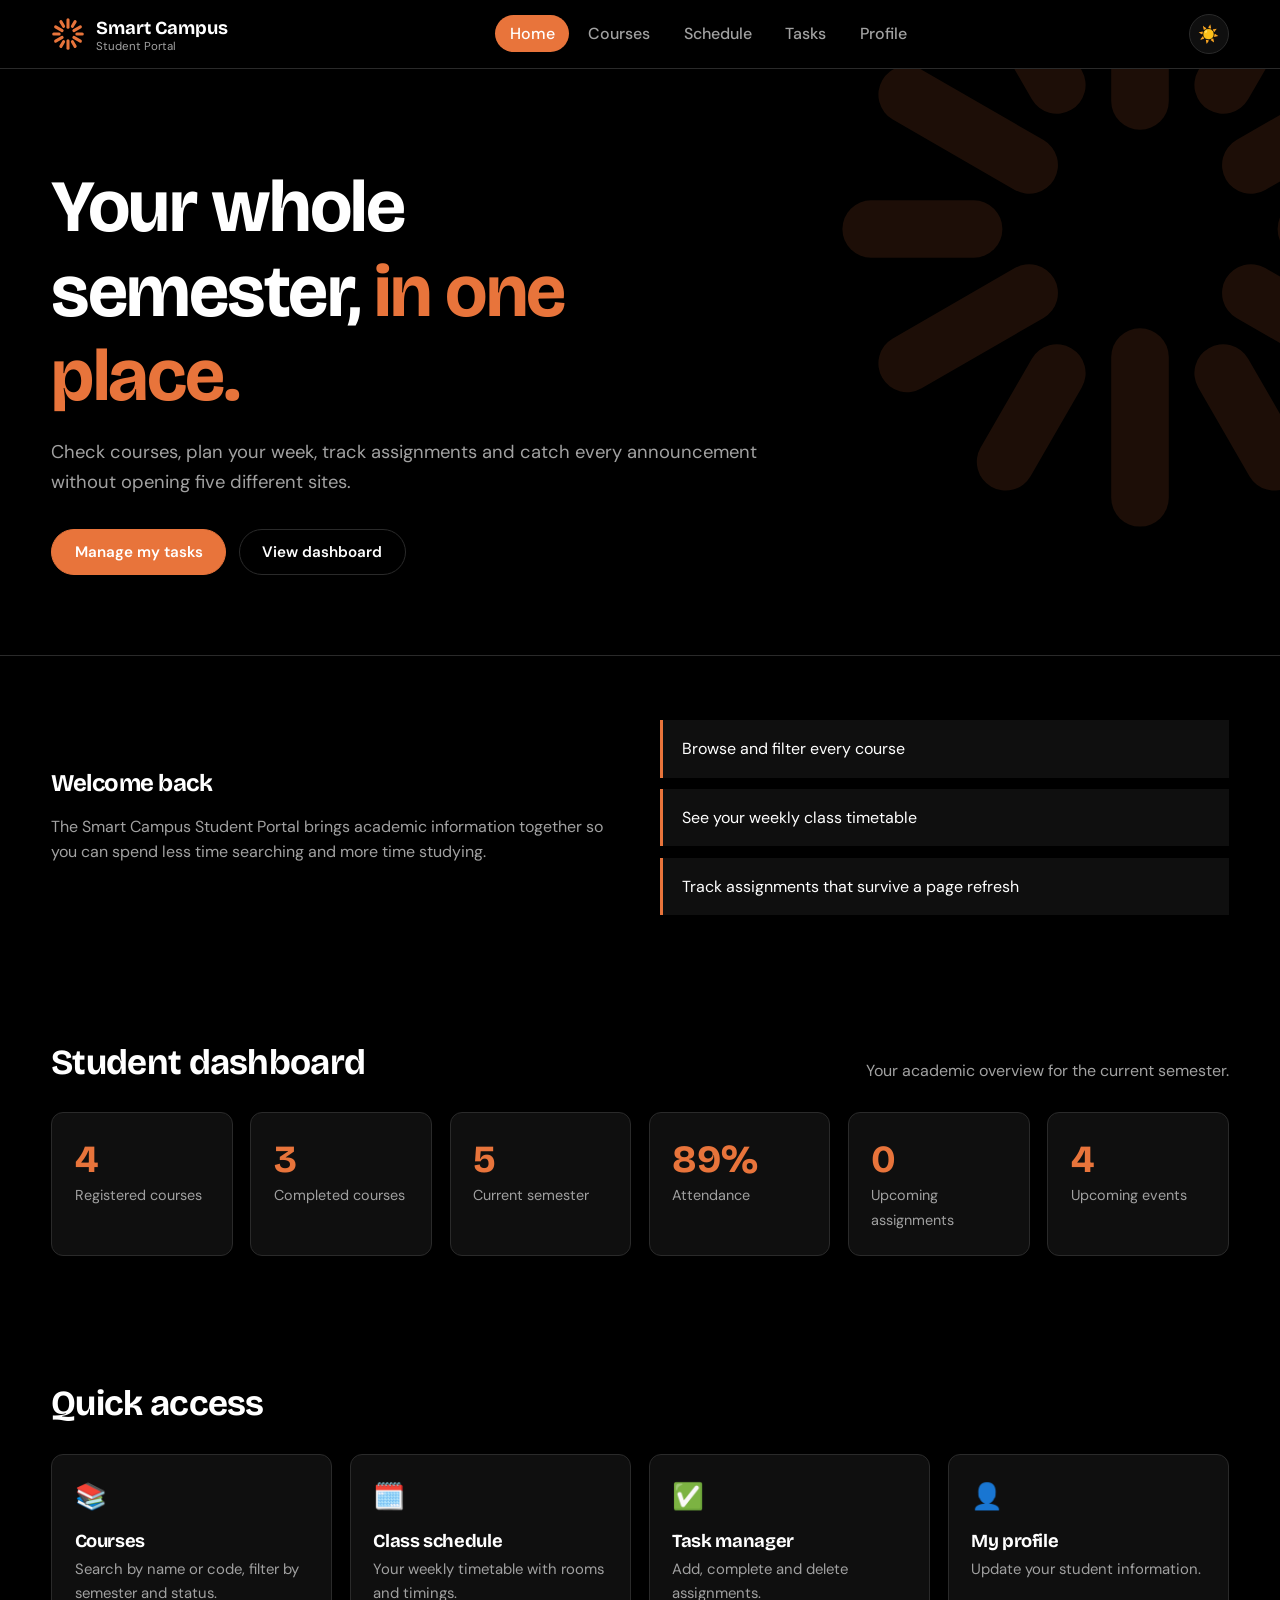
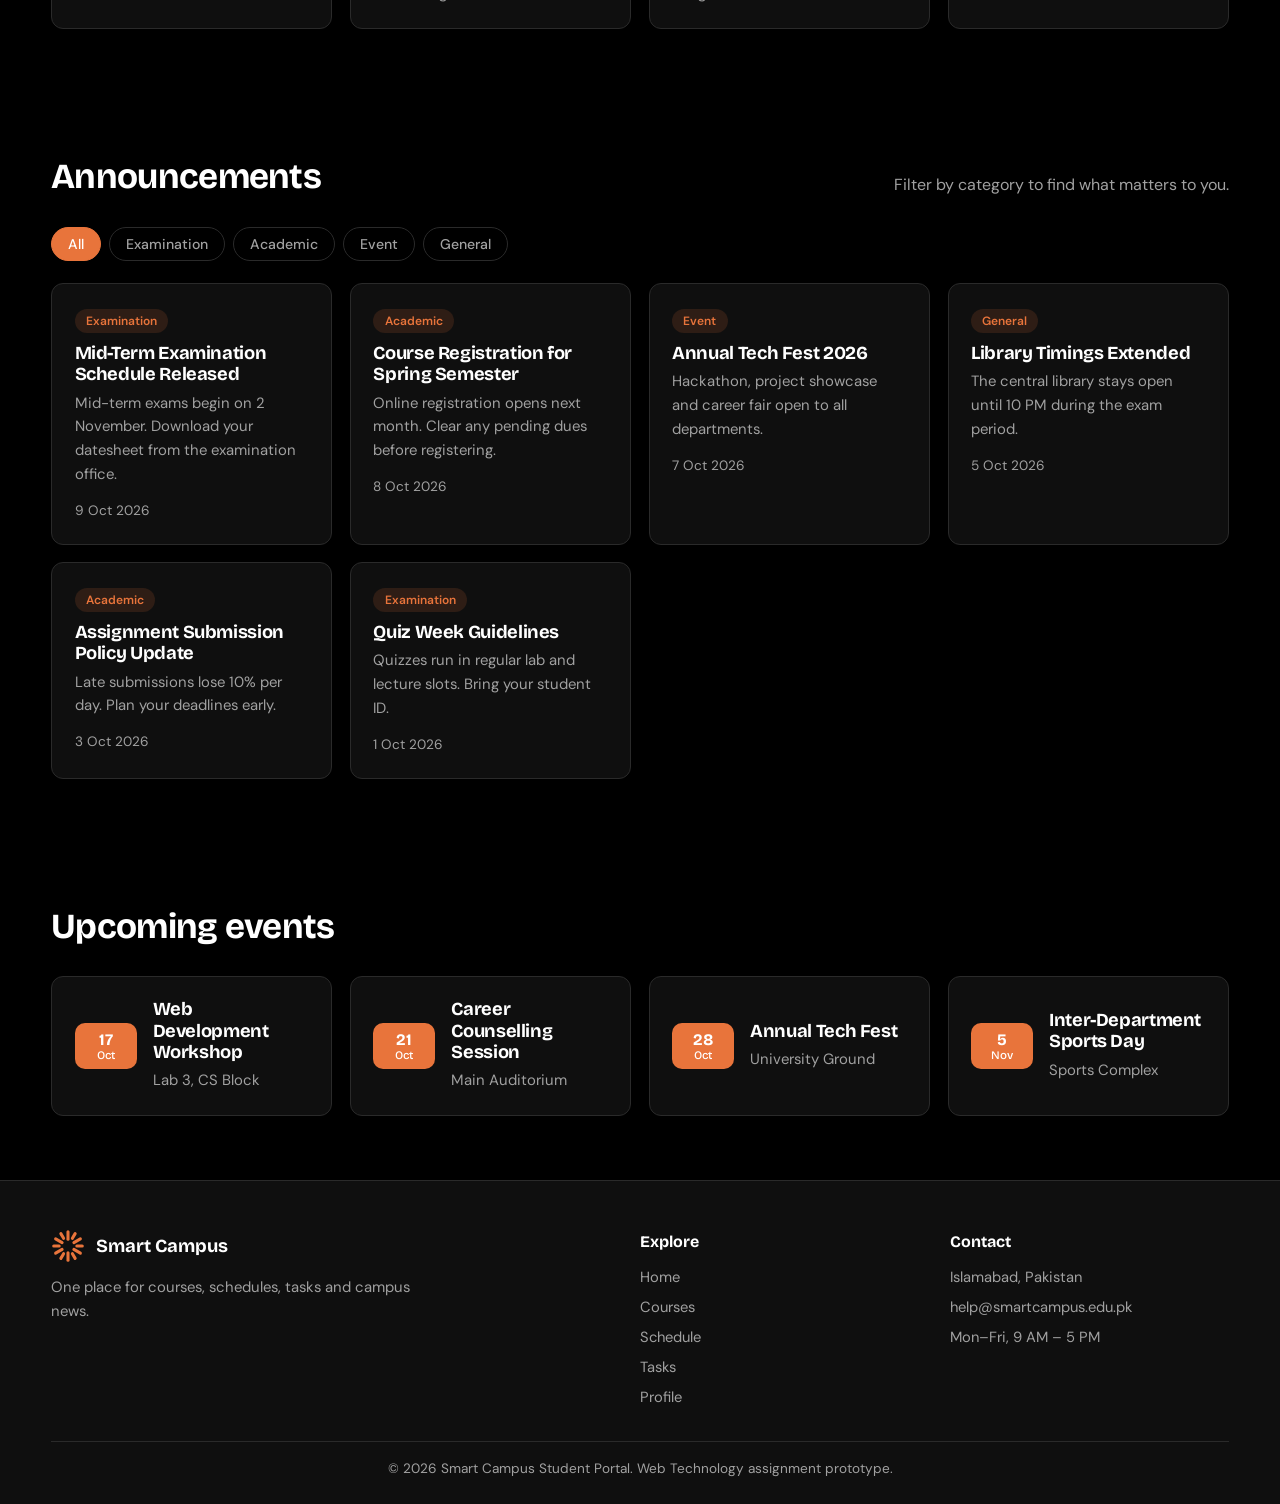
<file: index.html>
<!DOCTYPE html>
<html lang="en">
<head>
<meta charset="UTF-8">
<meta name="viewport" content="width=device-width, initial-scale=1">
<title>Home | Smart Campus Portal</title>
<meta name="description" content="One place for courses, schedules, tasks and announcements.">
<link rel="icon" href="images/logo.svg" type="image/svg+xml">
<link rel="preconnect" href="https://fonts.googleapis.com">
<link href="https://fonts.googleapis.com/css2?family=Bricolage+Grotesque:wght@500;700&family=DM+Sans:wght@400;500;600&display=swap" rel="stylesheet">
<link rel="stylesheet" href="css/style.css">
</head>
<body>
<header id="site-header"></header>
<main>
<section class="hero"><div class="wrap">
  <h1>Your whole semester, <span>in one place.</span></h1>
  <p>Check courses, plan your week, track assignments and catch every announcement without opening five different sites.</p>
  <div class="actions"><a class="btn" href="tasks.html">Manage my tasks</a><a class="btn ghost" href="#dashboard">View dashboard</a></div>
</div></section>

<section><div class="wrap welcome">
  <div><h2>Welcome back</h2><p>The Smart Campus Student Portal brings academic information together so you can spend less time searching and more time studying.</p></div>
  <ul><li>Browse and filter every course</li><li>See your weekly class timetable</li><li>Track assignments that survive a page refresh</li></ul>
</div></section>

<section id="dashboard"><div class="wrap">
  <div class="sec-head"><h2>Student dashboard</h2><p>Your academic overview for the current semester.</p></div>
  <div class="grid stats" id="dashboard-stats"></div>
</div></section>

<section><div class="wrap">
  <div class="sec-head"><h2>Quick access</h2></div>
  <div class="grid">
    <a class="card quick" href="courses.html"><span class="ico">📚</span><h3>Courses</h3><p>Search by name or code, filter by semester and status.</p></a>
    <a class="card quick" href="schedule.html"><span class="ico">🗓️</span><h3>Class schedule</h3><p>Your weekly timetable with rooms and timings.</p></a>
    <a class="card quick" href="tasks.html"><span class="ico">✅</span><h3>Task manager</h3><p>Add, complete and delete assignments.</p></a>
    <a class="card quick" href="profile.html"><span class="ico">👤</span><h3>My profile</h3><p>Update your student information.</p></a>
  </div>
</div></section>

<section><div class="wrap">
  <div class="sec-head"><h2>Announcements</h2><p>Filter by category to find what matters to you.</p></div>
  <div class="chips" id="announcement-filters"></div>
  <div class="grid" id="announcement-list"></div>
</div></section>

<section><div class="wrap">
  <div class="sec-head"><h2>Upcoming events</h2></div>
  <div class="grid" id="event-list"></div>
</div></section>
</main>
<footer id="site-footer"></footer>
<script src="js/data.js"></script>
<script src="js/main.js"></script>

</body>
</html>
</file>
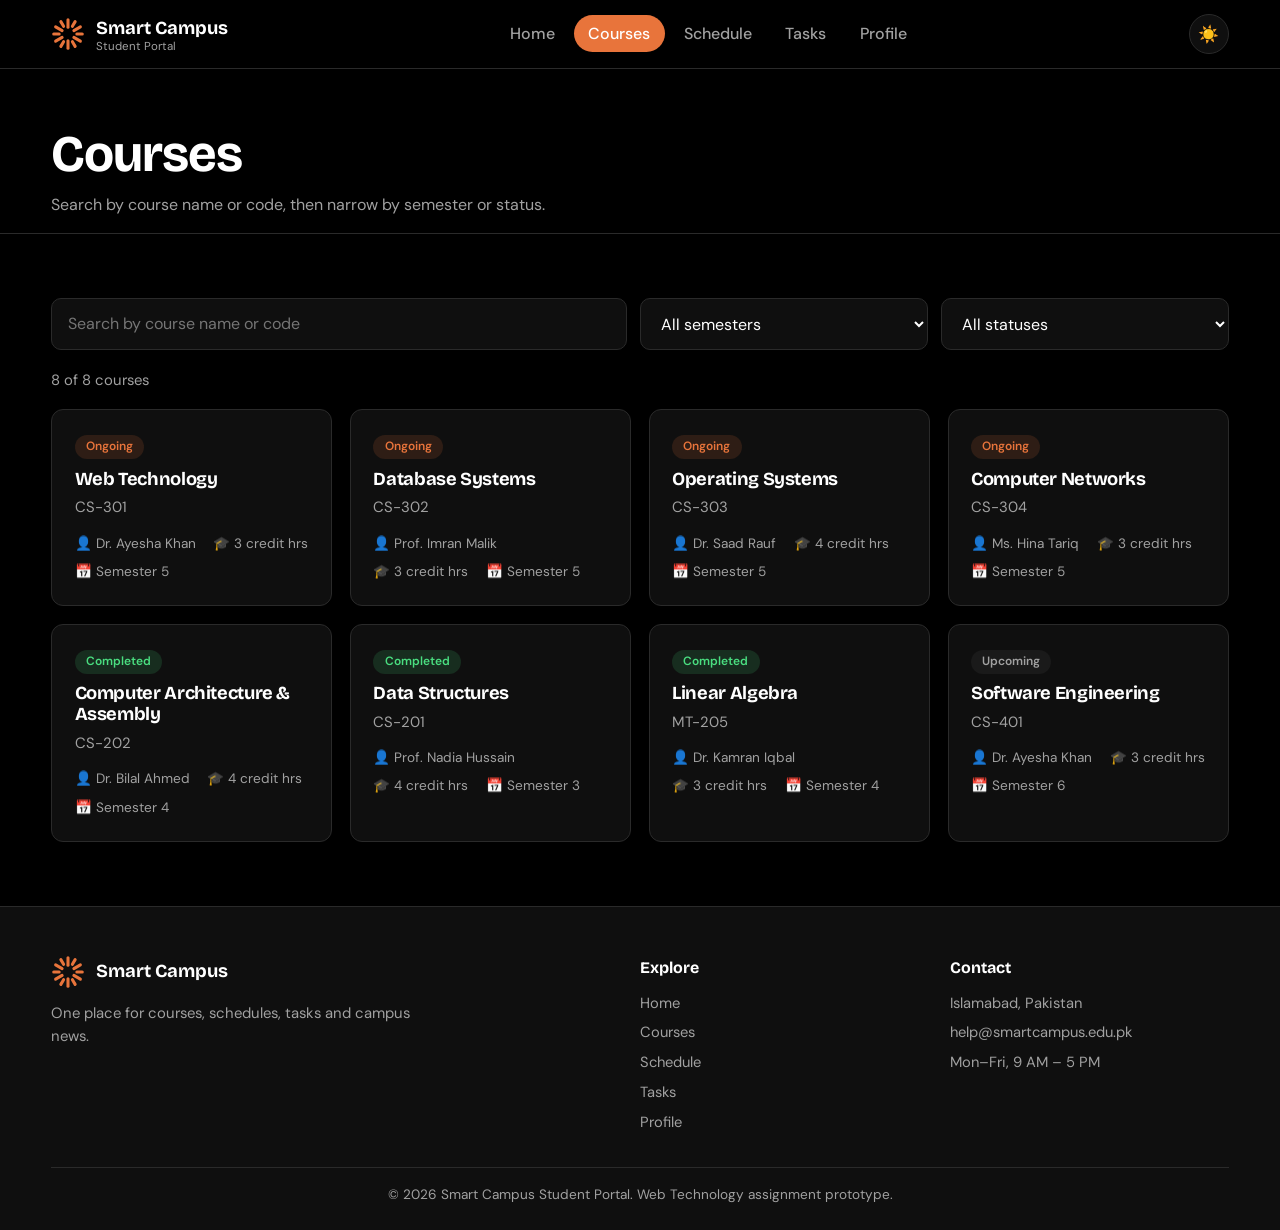
<file: courses.html>
<!DOCTYPE html>
<html lang="en">
<head>
<meta charset="UTF-8">
<meta name="viewport" content="width=device-width, initial-scale=1">
<title>Courses | Smart Campus Portal</title>
<meta name="description" content="Search and filter your courses.">
<link rel="icon" href="images/logo.svg" type="image/svg+xml">
<link rel="preconnect" href="https://fonts.googleapis.com">
<link href="https://fonts.googleapis.com/css2?family=Bricolage+Grotesque:wght@500;700&family=DM+Sans:wght@400;500;600&display=swap" rel="stylesheet">
<link rel="stylesheet" href="css/style.css">
</head>
<body>
<header id="site-header"></header>
<main>
<div class="page-head"><div class="wrap"><h1>Courses</h1><p>Search by course name or code, then narrow by semester or status.</p></div></div>
<section><div class="wrap">
  <div class="controls">
    <input type="search" id="search" placeholder="Search by course name or code" aria-label="Search courses">
    <select id="semester" aria-label="Filter by semester"><option value="all">All semesters</option></select>
    <select id="status" aria-label="Filter by status"><option value="all">All statuses</option></select>
  </div>
  <p class="muted" id="count" style="margin-bottom:1rem"></p>
  <div class="grid" id="course-grid"></div>
</div></section>
</main>
<footer id="site-footer"></footer>
<script src="js/data.js"></script>
<script src="js/main.js"></script>
<script src="js/courses.js"></script>
</body>
</html>
</file>
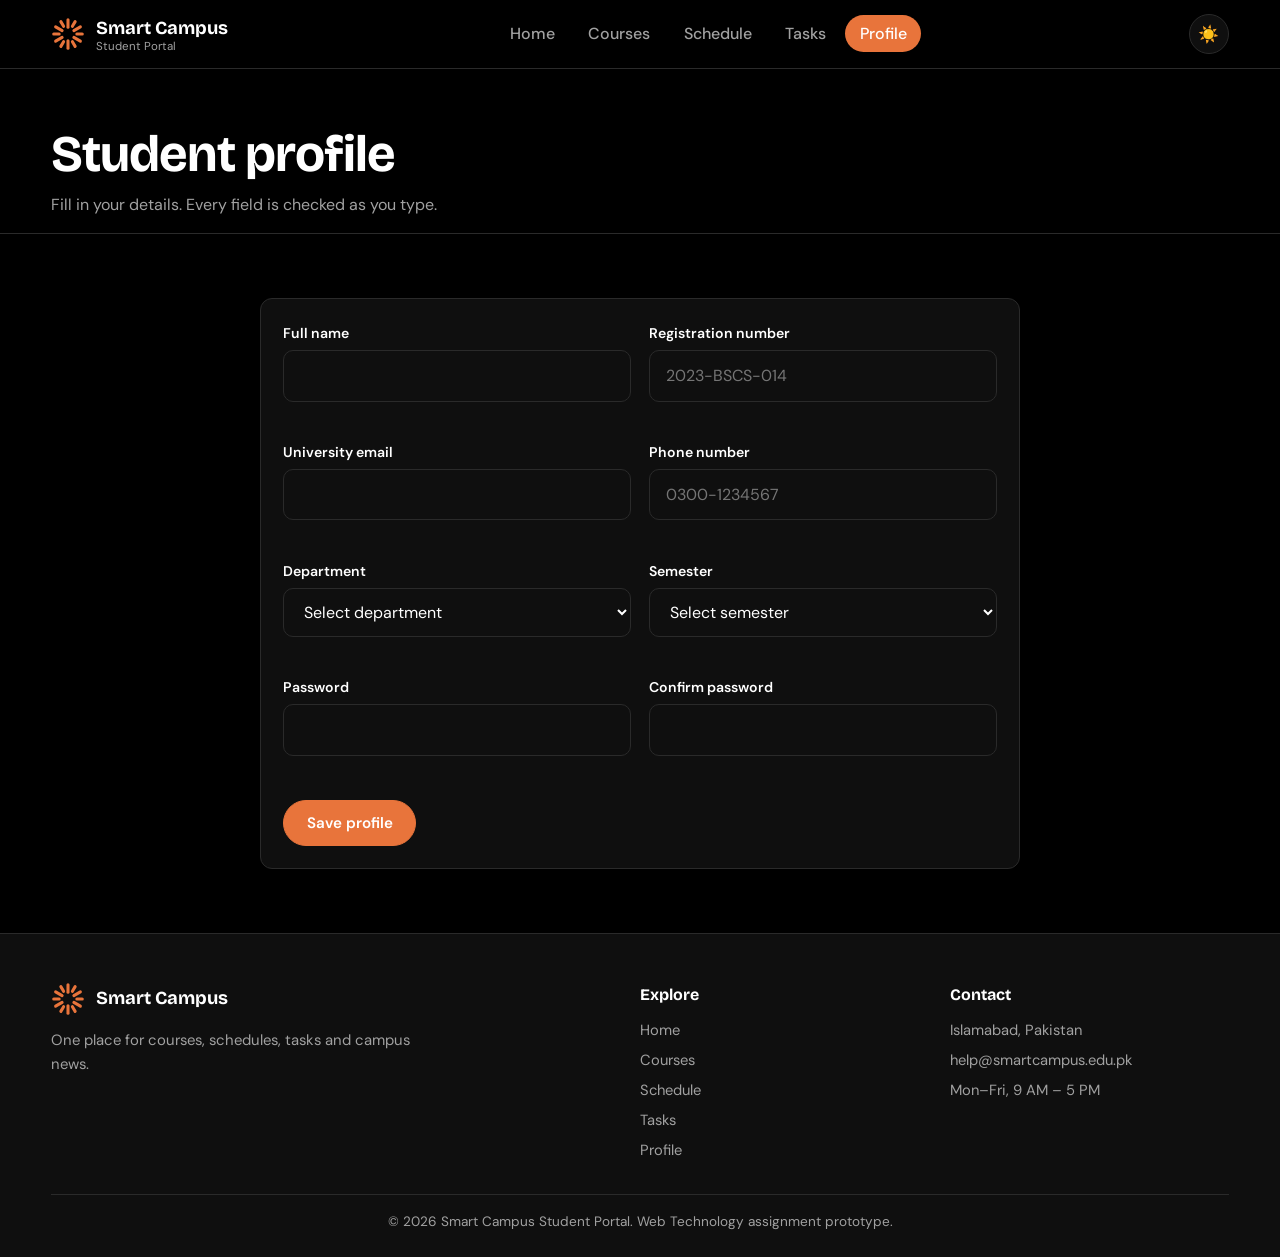
<file: profile.html>
<!DOCTYPE html>
<html lang="en">
<head>
<meta charset="UTF-8">
<meta name="viewport" content="width=device-width, initial-scale=1">
<title>Profile | Smart Campus Portal</title>
<meta name="description" content="Student registration and profile form.">
<link rel="icon" href="images/logo.svg" type="image/svg+xml">
<link rel="preconnect" href="https://fonts.googleapis.com">
<link href="https://fonts.googleapis.com/css2?family=Bricolage+Grotesque:wght@500;700&family=DM+Sans:wght@400;500;600&display=swap" rel="stylesheet">
<link rel="stylesheet" href="css/style.css">
</head>
<body>
<header id="site-header"></header>
<main>
<div class="page-head"><div class="wrap"><h1>Student profile</h1><p>Fill in your details. Every field is checked as you type.</p></div></div>
<section><div class="wrap" style="max-width:760px">
  <form class="card" id="profile-form" novalidate>
    <div class="grid" style="grid-template-columns:repeat(auto-fit,minmax(260px,1fr))">
      <div class="field"><label for="fullName">Full name</label><input id="fullName" name="fullName" autocomplete="name"><small class="error"></small></div>
      <div class="field"><label for="regNo">Registration number</label><input id="regNo" name="regNo" placeholder="2023-BSCS-014"><small class="error"></small></div>
      <div class="field"><label for="email">University email</label><input id="email" name="email" type="email" autocomplete="email"><small class="error"></small></div>
      <div class="field"><label for="phone">Phone number</label><input id="phone" name="phone" type="tel" placeholder="0300-1234567"><small class="error"></small></div>
      <div class="field"><label for="department">Department</label><select id="department" name="department"><option value="">Select department</option><option>Computer Science</option><option>Software Engineering</option><option>Electrical Engineering</option><option>Business Administration</option></select><small class="error"></small></div>
      <div class="field"><label for="semester">Semester</label><select id="semester" name="semester"><option value="">Select semester</option><option>1</option><option>2</option><option>3</option><option>4</option><option>5</option><option>6</option><option>7</option><option>8</option></select><small class="error"></small></div>
      <div class="field"><label for="password">Password</label><input id="password" name="password" type="password" autocomplete="new-password"><small class="error"></small></div>
      <div class="field"><label for="confirm">Confirm password</label><input id="confirm" name="confirm" type="password" autocomplete="new-password"><small class="error"></small></div>
    </div>
    <button class="btn" type="submit" style="margin-top:1.4rem">Save profile</button>
  </form>
</div></section>
</main>
<footer id="site-footer"></footer>
<script src="js/data.js"></script>
<script src="js/main.js"></script>
<script src="js/profile.js"></script>
</body>
</html>
</file>
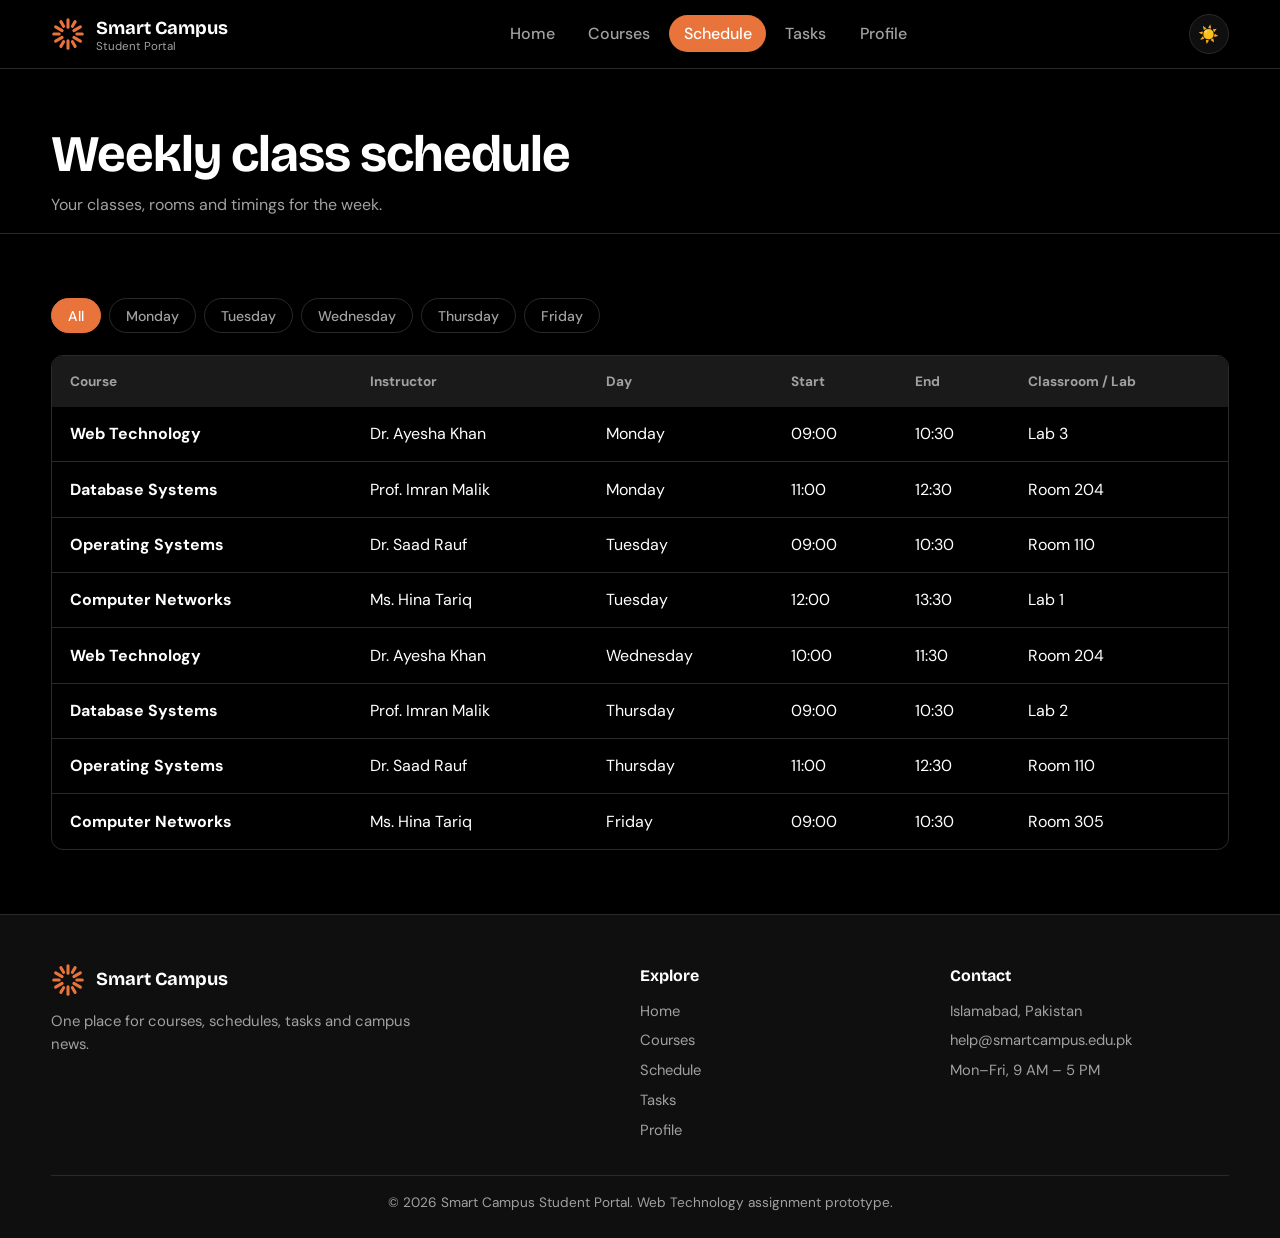
<file: schedule.html>
<!DOCTYPE html>
<html lang="en">
<head>
<meta charset="UTF-8">
<meta name="viewport" content="width=device-width, initial-scale=1">
<title>Schedule | Smart Campus Portal</title>
<meta name="description" content="Weekly class timetable.">
<link rel="icon" href="images/logo.svg" type="image/svg+xml">
<link rel="preconnect" href="https://fonts.googleapis.com">
<link href="https://fonts.googleapis.com/css2?family=Bricolage+Grotesque:wght@500;700&family=DM+Sans:wght@400;500;600&display=swap" rel="stylesheet">
<link rel="stylesheet" href="css/style.css">
</head>
<body>
<header id="site-header"></header>
<main>
<div class="page-head"><div class="wrap"><h1>Weekly class schedule</h1><p>Your classes, rooms and timings for the week.</p></div></div>
<section><div class="wrap">
  <div class="chips" id="day-filters"></div>
  <div class="table-box"><table>
    <thead><tr><th>Course</th><th>Instructor</th><th>Day</th><th>Start</th><th>End</th><th>Classroom / Lab</th></tr></thead>
    <tbody id="schedule-body"></tbody>
  </table></div>
</div></section>
</main>
<footer id="site-footer"></footer>
<script src="js/data.js"></script>
<script src="js/main.js"></script>
<script src="js/schedule.js"></script>
</body>
</html>
</file>
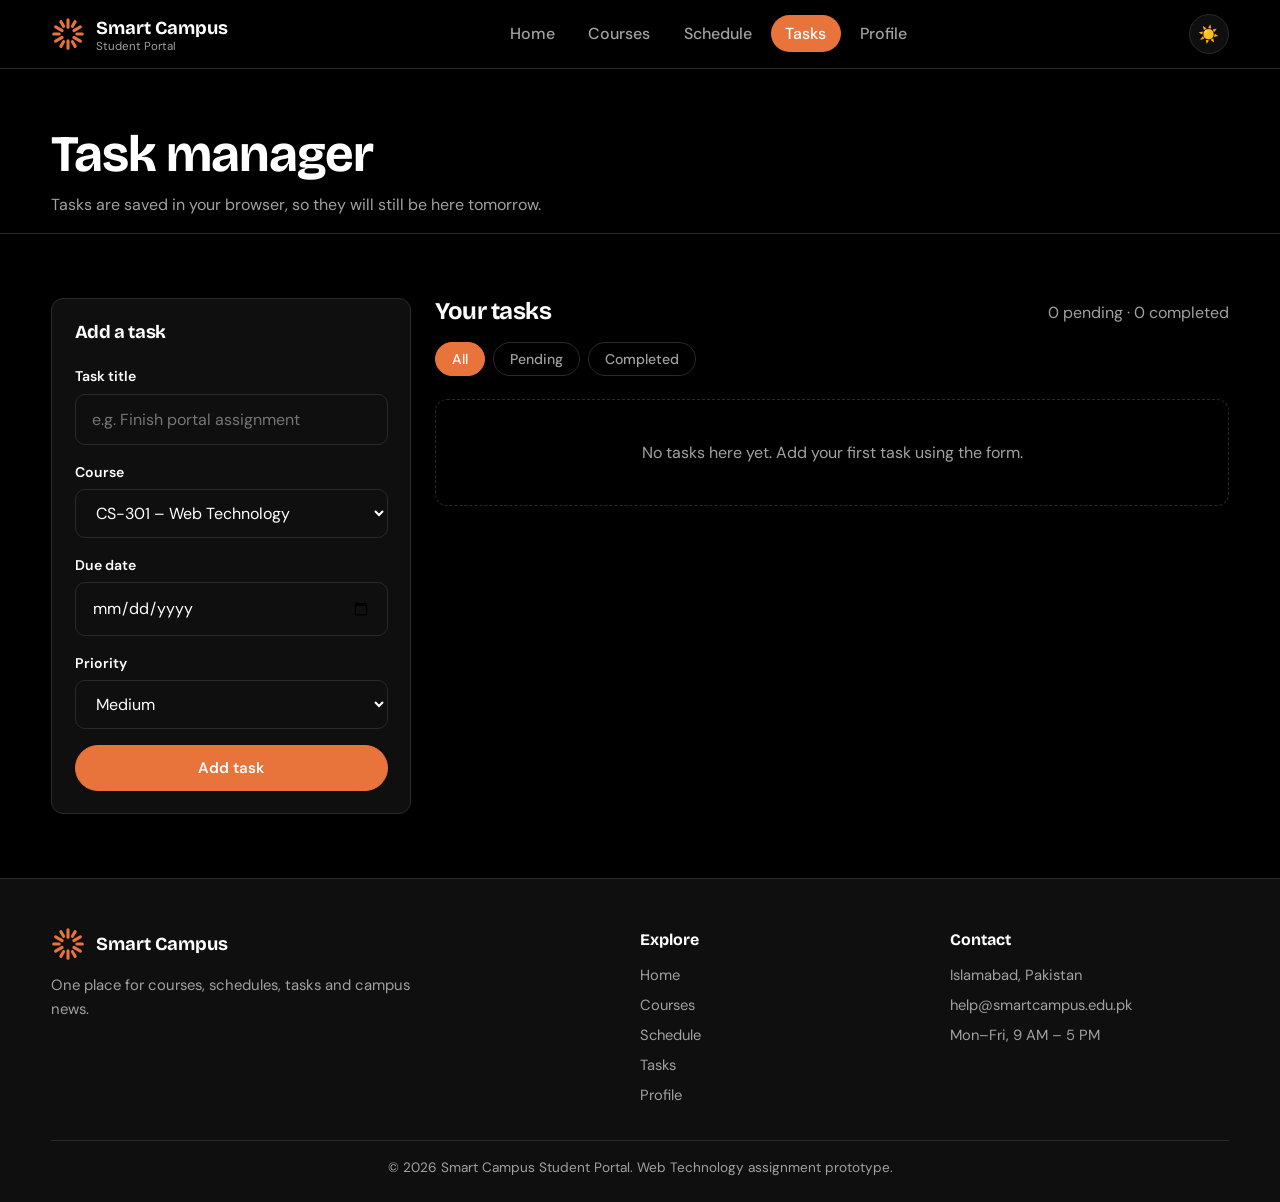
<file: tasks.html>
<!DOCTYPE html>
<html lang="en">
<head>
<meta charset="UTF-8">
<meta name="viewport" content="width=device-width, initial-scale=1">
<title>Tasks | Smart Campus Portal</title>
<meta name="description" content="Assignment and task manager.">
<link rel="icon" href="images/logo.svg" type="image/svg+xml">
<link rel="preconnect" href="https://fonts.googleapis.com">
<link href="https://fonts.googleapis.com/css2?family=Bricolage+Grotesque:wght@500;700&family=DM+Sans:wght@400;500;600&display=swap" rel="stylesheet">
<link rel="stylesheet" href="css/style.css">
</head>
<body>
<header id="site-header"></header>
<main>
<div class="page-head"><div class="wrap"><h1>Task manager</h1><p>Tasks are saved in your browser, so they will still be here tomorrow.</p></div></div>
<section><div class="wrap task-layout">
  <form class="card form-grid" id="task-form">
    <h3>Add a task</h3>
    <div class="field"><label for="t-title">Task title</label><input id="t-title" type="text" placeholder="e.g. Finish portal assignment" maxlength="80" required></div>
    <div class="field"><label for="t-course">Course</label><select id="t-course"></select></div>
    <div class="field"><label for="t-due">Due date</label><input id="t-due" type="date" required></div>
    <div class="field"><label for="t-priority">Priority</label><select id="t-priority"><option value="high">High</option><option value="medium" selected>Medium</option><option value="low">Low</option></select></div>
    <button class="btn" type="submit">Add task</button>
  </form>
  <div>
    <div class="sec-head" style="margin-bottom:1rem"><h2 style="font-size:1.5rem">Your tasks</h2><p id="task-summary"></p></div>
    <div class="chips" id="task-filters"><button class="chip on" data-view="all">All</button><button class="chip" data-view="pending">Pending</button><button class="chip" data-view="done">Completed</button></div>
    <ul class="task-list" id="task-list"></ul>
  </div>
</div></section>
</main>
<footer id="site-footer"></footer>
<script src="js/data.js"></script>
<script src="js/main.js"></script>
<script src="js/tasks.js"></script>
</body>
</html>
</file>
<file: css/style.css>
/* Smart Campus Portal — shared styles. Dark (black/white/orange) by default, .light overrides tokens. */
:root{--bg:#000;--surface:#0f0f0f;--surface2:#1a1a1a;--border:#2a2a2a;--text:#fff;--muted:#a1a1a1;--accent:#e8743b;--accent-soft:rgba(232,116,59,.14);--ok:#4ade80;--bad:#ff6b6b;--r:12px;--head:'Bricolage Grotesque','Segoe UI',system-ui,sans-serif;--body:'DM Sans','Segoe UI',system-ui,sans-serif}
:root.light{--bg:#fbf8f3;--surface:#fff;--surface2:#f2ece3;--border:#e3dacb;--text:#16120e;--muted:#6a6157;--accent:#d4601f;--accent-soft:rgba(212,96,31,.1)}
*{box-sizing:border-box;margin:0;padding:0}
html{scroll-behavior:smooth}
body{font-family:var(--body);background:var(--bg);color:var(--text);line-height:1.6;transition:background .3s,color .3s}
h1,h2,h3{font-family:var(--head);line-height:1.15;letter-spacing:-.02em}
a{color:inherit;text-decoration:none}
:focus-visible{outline:2px solid var(--accent);outline-offset:3px}
.wrap{width:min(1180px,92%);margin-inline:auto}
section{padding:4rem 0}
.sec-head{display:flex;justify-content:space-between;align-items:end;flex-wrap:wrap;gap:1rem;margin-bottom:1.8rem}
.sec-head h2{font-size:clamp(1.6rem,3vw,2.2rem)}
.sec-head p{color:var(--muted);max-width:52ch}
/* header */
.site-header{position:sticky;top:0;z-index:50;background:color-mix(in srgb,var(--bg) 88%,transparent);backdrop-filter:blur(10px);border-bottom:1px solid var(--border)}
.nav{display:flex;align-items:center;justify-content:space-between;height:68px;gap:1rem}
.brand{display:flex;align-items:center;gap:.65rem;font-family:var(--head);font-weight:700;font-size:1.15rem}
.brand svg{width:34px;height:34px}
.brand small{display:block;font:400 .72rem var(--body);color:var(--muted);margin-top:-4px}
.nav-links{display:flex;gap:.3rem;list-style:none}
.nav-links a{padding:.5rem .9rem;border-radius:999px;color:var(--muted);font-weight:500;transition:.2s}
.nav-links a:hover{color:var(--text);background:var(--surface2)}
.nav-links a.active{color:#fff;background:var(--accent)}
.nav-tools{display:flex;gap:.5rem}
.icon-btn{width:40px;height:40px;border-radius:50%;border:1px solid var(--border);background:var(--surface);color:var(--text);cursor:pointer;font-size:1.05rem;transition:.2s}
.icon-btn:hover{border-color:var(--accent);color:var(--accent)}
#menu-btn{display:none}
/* buttons */
.btn{display:inline-block;padding:.75rem 1.4rem;border-radius:999px;border:1px solid var(--accent);background:var(--accent);color:#fff;font:600 .95rem var(--body);cursor:pointer;transition:.2s}
.btn:hover{filter:brightness(1.1);transform:translateY(-2px)}
.btn.ghost{background:transparent;color:var(--text);border-color:var(--border)}
.btn.ghost:hover{border-color:var(--accent);color:var(--accent)}
/* hero */
.hero{padding:6rem 0 5rem;position:relative;overflow:hidden;border-bottom:1px solid var(--border)}
.hero::before{content:"";position:absolute;width:640px;height:640px;right:-180px;top:-160px;background:url(../images/logo.svg) center/contain no-repeat;opacity:.12;animation:spin 90s linear infinite}
@keyframes spin{to{transform:rotate(360deg)}}
.hero .wrap{position:relative}
.hero h1{font-size:clamp(2.4rem,6vw,4.6rem);max-width:15ch;margin-bottom:1.2rem}
.hero h1 span{color:var(--accent)}
.hero p{color:var(--muted);font-size:1.15rem;max-width:56ch;margin-bottom:2rem}
.hero .actions{display:flex;gap:.8rem;flex-wrap:wrap}
.welcome{display:grid;grid-template-columns:1fr 1fr;gap:2.5rem;align-items:center}
.welcome p{color:var(--muted);margin-top:1rem}
.welcome ul{list-style:none;display:grid;gap:.7rem}
.welcome li{padding:1rem 1.2rem;border-left:3px solid var(--accent);background:var(--surface)}
/* cards + grids */
.grid{display:grid;gap:1.1rem;grid-template-columns:repeat(auto-fit,minmax(250px,1fr))}
.grid.stats{grid-template-columns:repeat(auto-fit,minmax(170px,1fr))}
.card{background:var(--surface);border:1px solid var(--border);border-radius:var(--r);padding:1.4rem;transition:.25s}
.card:hover{border-color:var(--accent)}
.card h3{font-size:1.15rem;margin-bottom:.4rem}
.card p,.muted{color:var(--muted);font-size:.93rem}
.stat b{display:block;font:700 2.4rem var(--head);color:var(--accent)}
.stat span{color:var(--muted);font-size:.9rem}
.quick{display:block}
.quick .ico{font-size:1.6rem;display:block;margin-bottom:.8rem}
.badge{display:inline-block;padding:.15rem .7rem;border-radius:999px;font-size:.75rem;font-weight:600;background:var(--accent-soft);color:var(--accent);margin-bottom:.6rem}
.badge.Completed,.badge.low{background:rgba(74,222,128,.14);color:var(--ok)}
.badge.Upcoming,.badge.medium{background:var(--surface2);color:var(--muted)}
.badge.high{background:rgba(255,107,107,.14);color:var(--bad)}
.meta{display:flex;flex-wrap:wrap;gap:.4rem 1.1rem;margin-top:.8rem;font-size:.85rem;color:var(--muted)}
.meta .badge{margin:0}
.event{display:flex;gap:1rem;align-items:center}
.date-box{min-width:62px;text-align:center;padding:.5rem;border-radius:10px;background:var(--accent);color:#fff;font-family:var(--head);font-weight:700;line-height:1.1}
.date-box small{display:block;font-weight:500;font-size:.72rem}
/* chips + controls */
.chips{display:flex;gap:.5rem;flex-wrap:wrap;margin-bottom:1.4rem}
.chip{padding:.45rem 1rem;border-radius:999px;border:1px solid var(--border);background:transparent;color:var(--muted);cursor:pointer;font:500 .88rem var(--body);transition:.2s}
.chip:hover{color:var(--text)}
.chip.on{background:var(--accent);border-color:var(--accent);color:#fff}
.controls{display:grid;grid-template-columns:2fr 1fr 1fr;gap:.8rem;margin-bottom:1.2rem}
input,select{width:100%;padding:.75rem 1rem;border-radius:10px;border:1px solid var(--border);background:var(--surface);color:var(--text);font:inherit}
input:focus,select:focus{outline:none;border-color:var(--accent);box-shadow:0 0 0 3px var(--accent-soft)}
.empty{text-align:center;padding:2.5rem;color:var(--muted);border:1px dashed var(--border);border-radius:var(--r);grid-column:1/-1}
.page-head{padding:3.5rem 0 1rem;border-bottom:1px solid var(--border)}
.page-head h1{font-size:clamp(2rem,4.5vw,3.2rem)}
.page-head p{color:var(--muted);margin-top:.5rem}
/* table (cards on mobile) */
.table-box{border:1px solid var(--border);border-radius:var(--r);overflow:hidden}
table{width:100%;border-collapse:collapse}
th,td{padding:.9rem 1.1rem;text-align:left}
th{background:var(--surface2);font-size:.85rem;color:var(--muted)}
tr+tr td{border-top:1px solid var(--border)}
tbody tr:hover{background:var(--accent-soft)}
/* tasks + forms */
.task-layout{display:grid;grid-template-columns:360px 1fr;gap:1.5rem;align-items:start}
.form-grid{display:grid;gap:1rem}
.field label{display:block;font-size:.88rem;font-weight:600;margin-bottom:.35rem}
.field .error{display:block;min-height:1.1rem;margin-top:.25rem;color:var(--bad);font-size:.8rem}
.field.invalid input,.field.invalid select{border-color:var(--bad)}
.field.valid input,.field.valid select{border-color:var(--ok)}
.task-list{list-style:none;display:grid;gap:.7rem}
.task{display:flex;align-items:center;gap:.7rem;flex-wrap:wrap;padding:1rem 1.2rem;background:var(--surface);border:1px solid var(--border);border-radius:var(--r);border-left:4px solid var(--accent)}
.task.done{opacity:.55;border-left-color:var(--ok)}
.task.done .t-title{text-decoration:line-through}
.task.overdue{border-left-color:var(--bad)}
.task .info{flex:1;min-width:180px}
.t-title{font-weight:600;word-break:break-word}
.task .btn{padding:.4rem .9rem;font-size:.82rem}
.task .btn.del:hover{border-color:var(--bad);color:var(--bad)}
.toast-box{position:fixed;right:1.2rem;bottom:1.2rem;z-index:99;display:grid;gap:.5rem}
.toast{padding:.85rem 1.2rem;border-radius:10px;background:var(--surface2);color:var(--text);border:1px solid var(--accent);box-shadow:0 8px 24px rgba(0,0,0,.4);animation:in .3s}
.toast.error{border-color:var(--bad)}
@keyframes in{from{opacity:0;transform:translateX(20px)}}
/* footer */
.site-footer{border-top:1px solid var(--border);padding:3rem 0 1.5rem;background:var(--surface)}
.foot{display:grid;grid-template-columns:2fr 1fr 1fr;gap:2rem}
.foot h4{margin-bottom:.7rem;font-family:var(--head)}
.foot ul{list-style:none;display:grid;gap:.4rem;color:var(--muted);font-size:.92rem}
.foot a:hover{color:var(--accent)}
.copy{margin-top:2rem;padding-top:1rem;border-top:1px solid var(--border);color:var(--muted);font-size:.85rem;text-align:center}
/* responsive */
@media(max-width:900px){.task-layout,.welcome,.foot{grid-template-columns:1fr}.controls{grid-template-columns:1fr}}
@media(max-width:820px){
 #menu-btn{display:inline-block}
 .nav-links{position:absolute;top:68px;left:0;right:0;flex-direction:column;background:var(--bg);padding:1rem 4%;border-bottom:1px solid var(--border);display:none}
 .nav-links.open{display:flex}
 .hero{padding:4rem 0 3.5rem}
}
@media(max-width:700px){
 thead{display:none}
 table,tbody,tr,td{display:block}
 tr{padding:.8rem 1rem;border-top:1px solid var(--border)}
 tr:first-child{border-top:0}
 td{display:flex;justify-content:space-between;gap:1rem;padding:.3rem 0;border:0!important;text-align:right}
 td::before{content:attr(data-label);color:var(--muted);font-weight:600;text-align:left}
}
@media(prefers-reduced-motion:reduce){*{animation:none!important;transition:none!important}}
</file>
